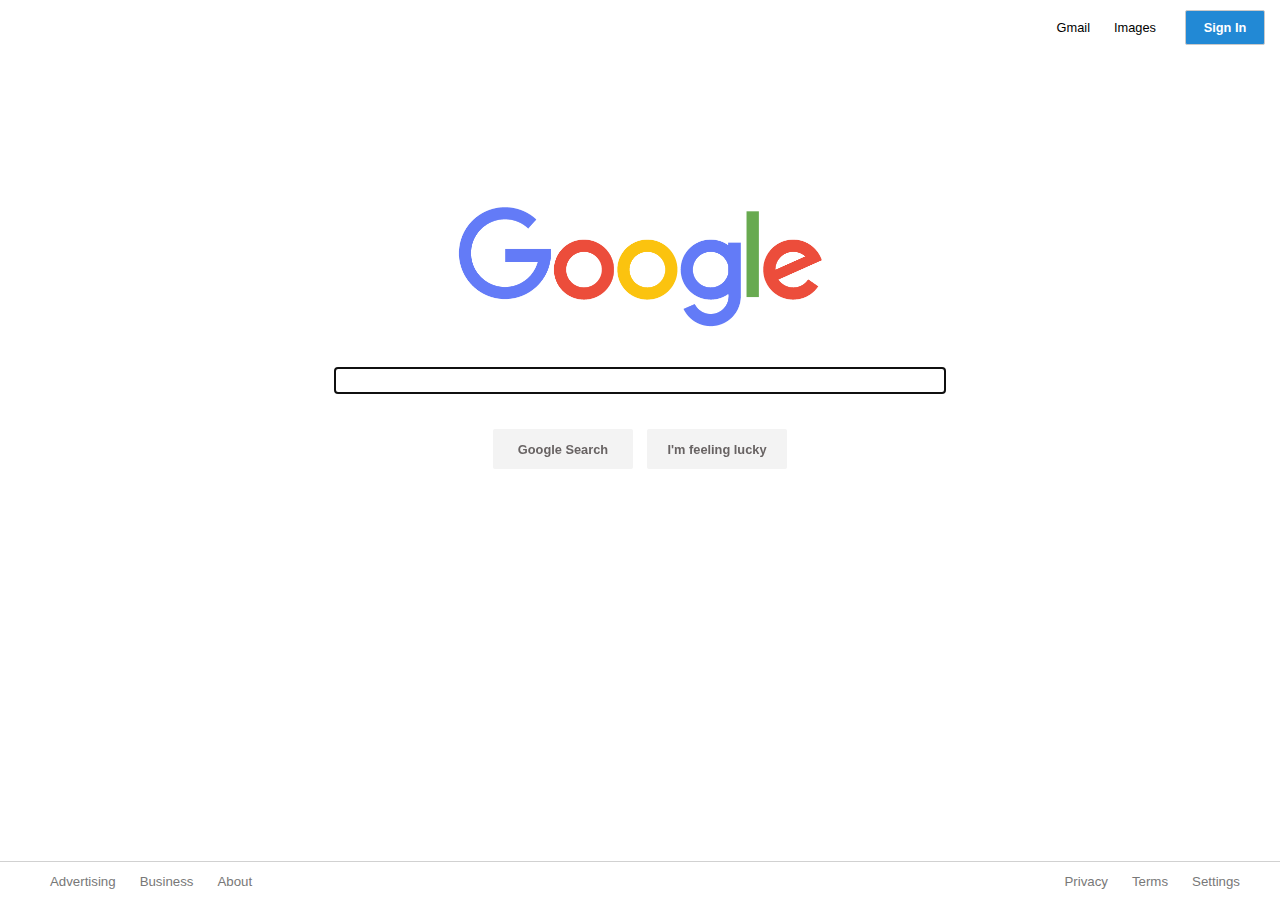
<file: google/index.html>
<!DOCTYPE html>
<html lang="en">

<head>
    <meta charset="UTF-8">
    <meta name="viewport" content="width=device-width, initial-scale=1.0">
    <title>Google Page</title>
    <link rel="stylesheet" href="style.css">
</head>

<body>

    <header>
        <ul id="nav-right">
            <li>
                <a href="#">Gmail</a>
            </li>
            <li>
                <a href="#">Images</a>
            </li>
            <li>
                <input type="button" id="sign-in" value="Sign In">
            </li>
        </ul>
        <script type="text/javascript">
            function focusIt() {
                var mySearchBox = document.getElementById('search-box');
                mySearchBox.focus();
            }

            onload = focusIt;
        </script>
    </header>
    <div id="content">
        <div id="logo">
            <img id="logo-img" src="img/logo.png" alt="Google Logo">
        </div>
        <div id="search">
            <input id="search-box" type="text" name="search" />
        </div>
        <div id="search-buttons">
            <input class="button" type="button" name="google" value="Google Search" />
            <input class="button" type="button" name="google" value="I'm feeling lucky" />
        </div>
    </div>
    <footer>
        <ul id="footer-left">
            <li>
                <a href="#">Advertising</a>
            </li>
            <li>
                <a href="#">Business</a>
            </li>
            <li>
                <a href="#">About</a>
            </li>
        </ul>
        <ul id="footer-right">
            <li>
                <a href="#">Privacy</a>
            </li>
            <li>
                <a href="#">Terms</a>
            </li>
            <li>
                <a href="#">Settings</a>
            </li>
        </ul>
    </footer>
</body>

</html>
</file>
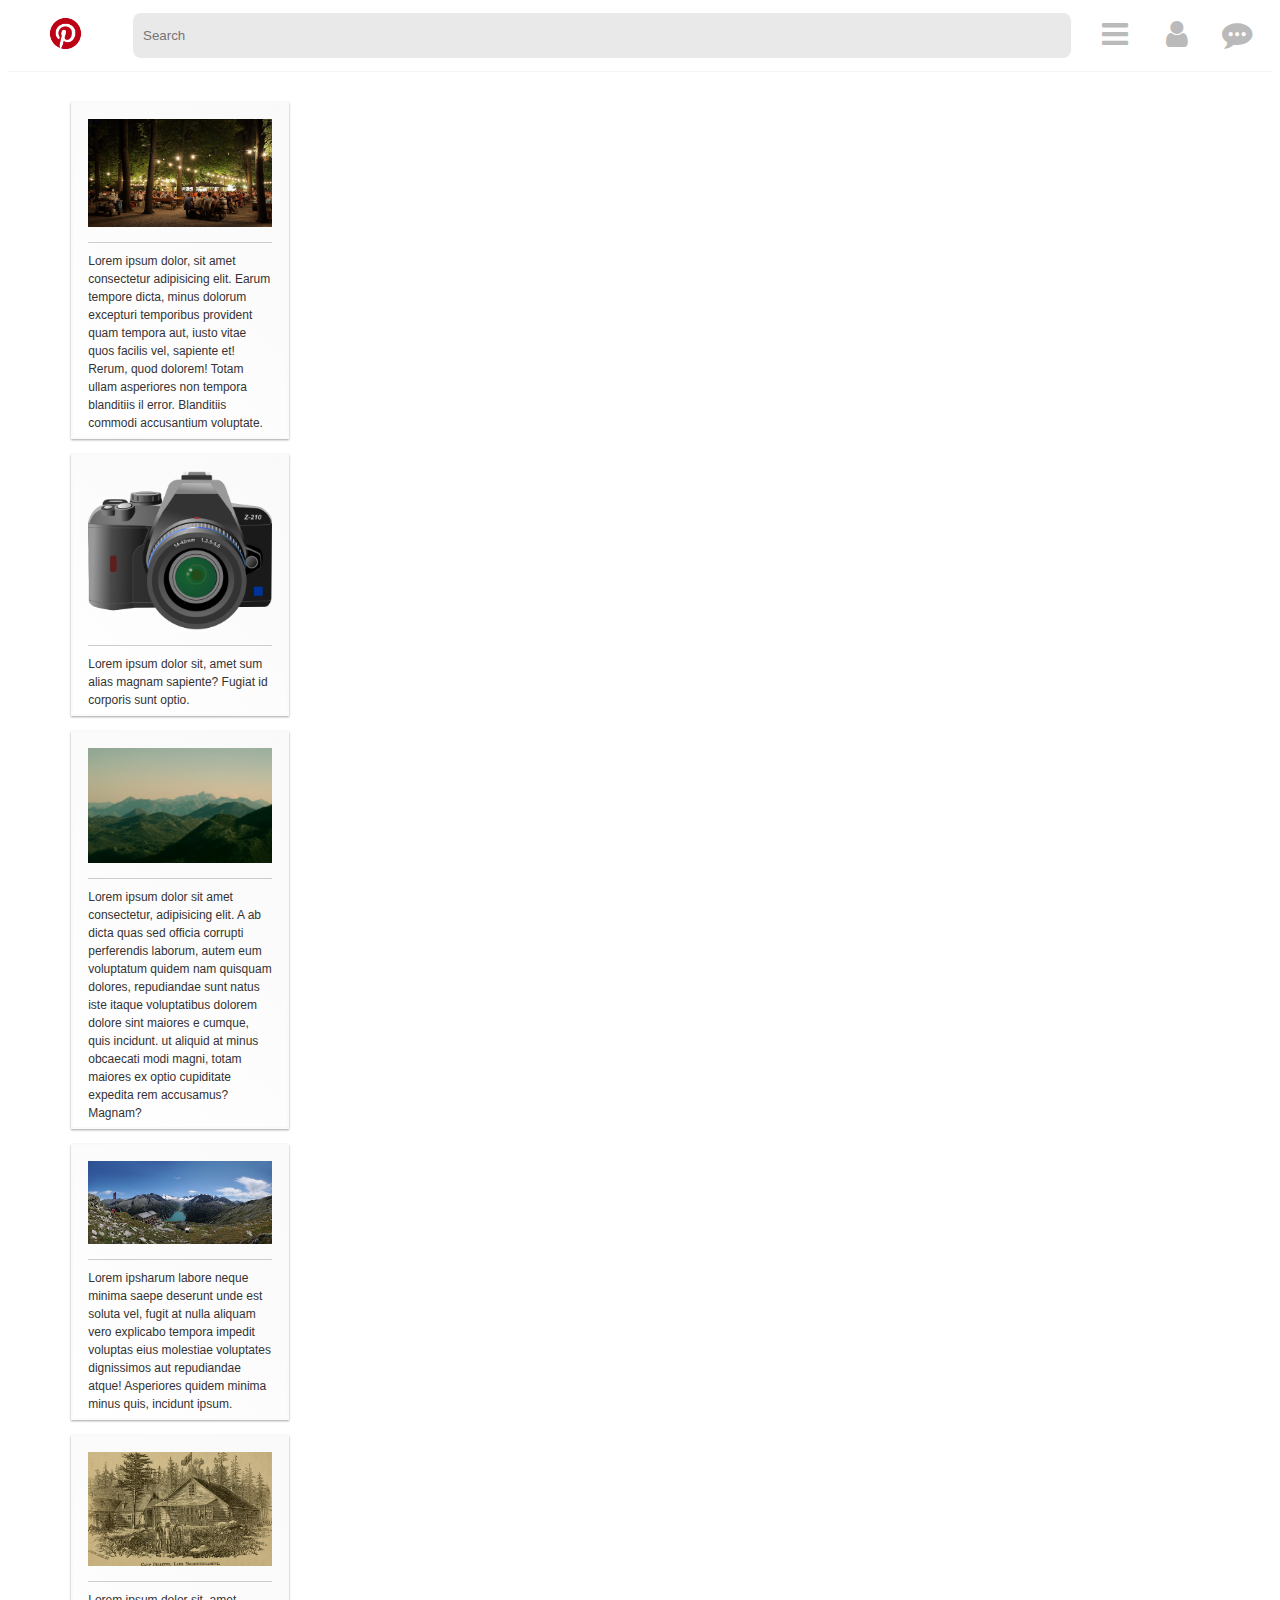
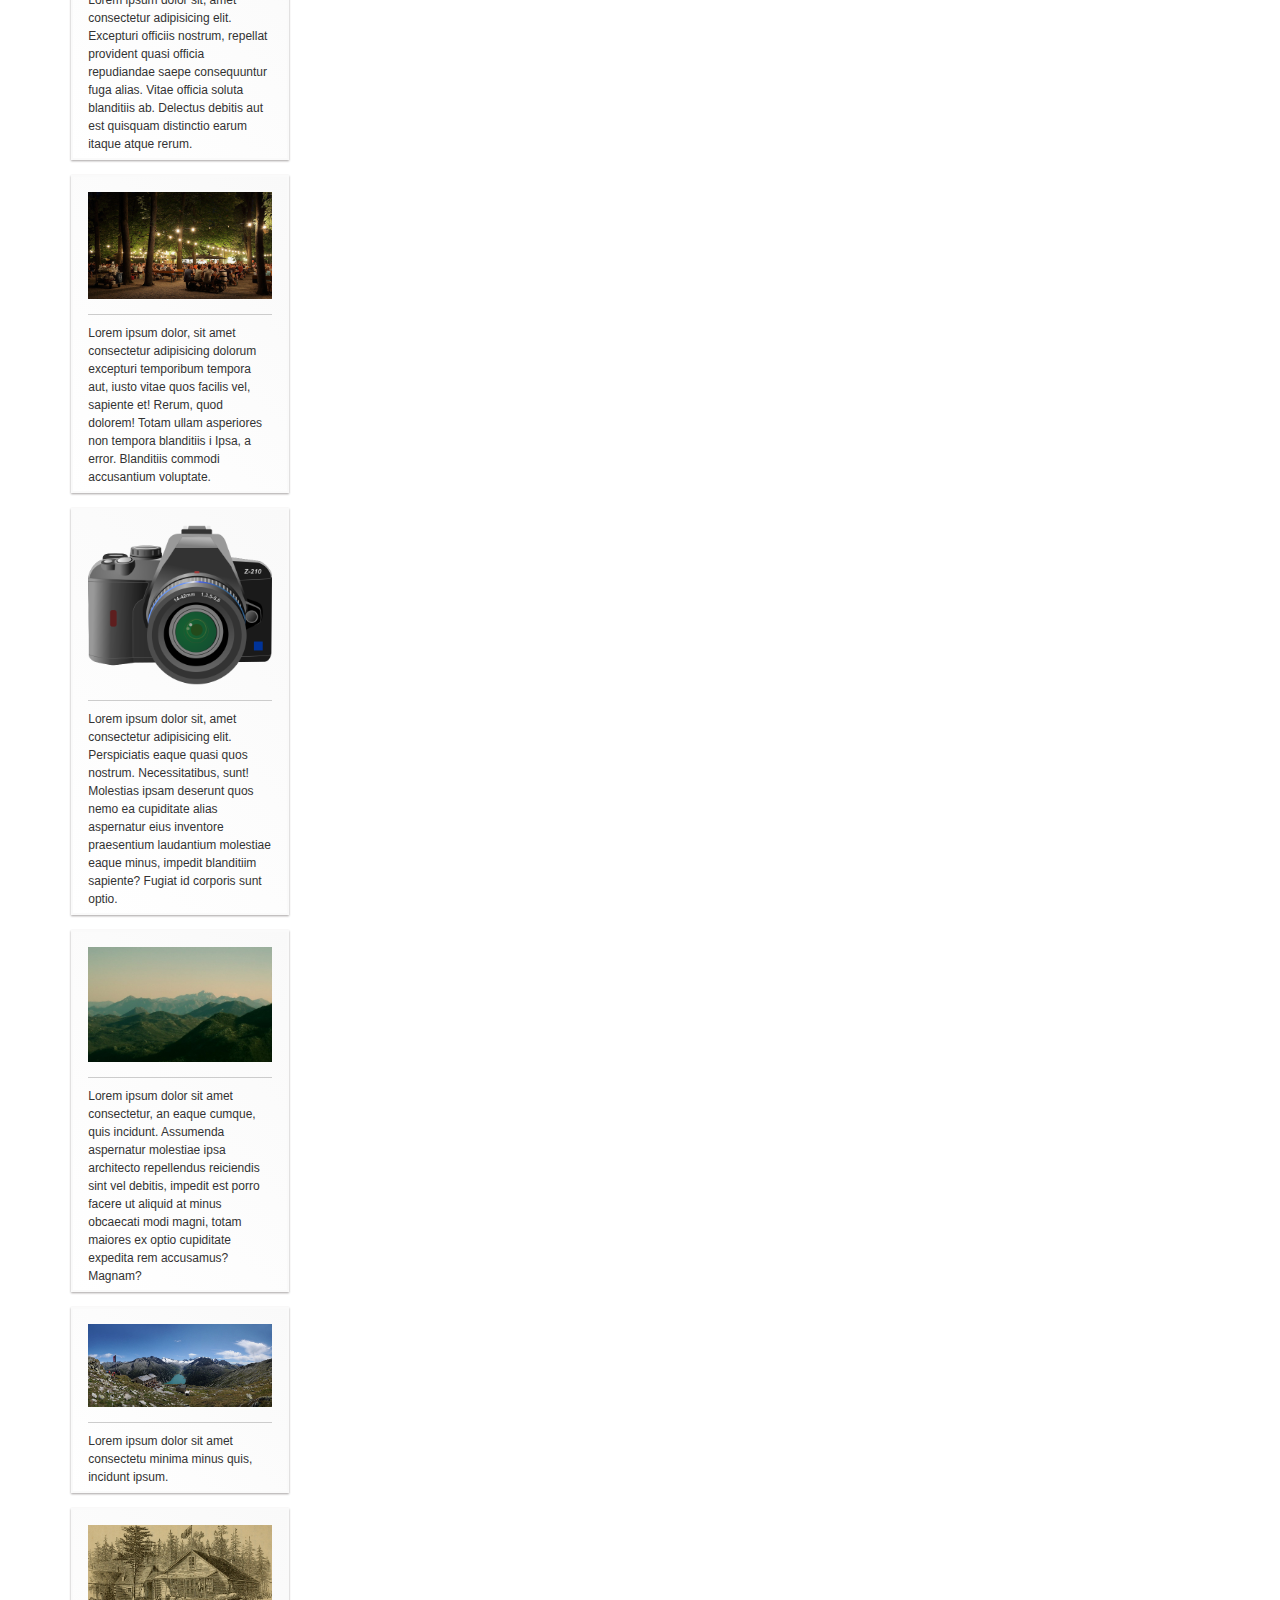
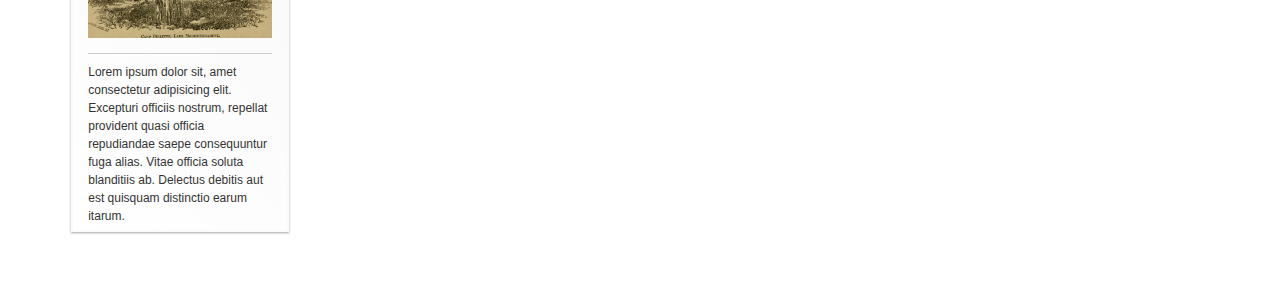
<file: pinterest/index.html>
<!DOCTYPE html>
<html lang="en">

<head>
    <meta charset="UTF-8">
    <meta name="viewport" content="width=device-width, initial-scale=1.0">
    <title>Pinterest</title>
    <link rel="stylesheet" href="https://stackpath.bootstrapcdn.com/font-awesome/4.6.3/css/font-awesome.min.css">
    <link rel="stylesheet" href="css/style.css">
</head>

<body>
    <div id="header">
        <ul>
            <div id="logo">
                <img src="img/logo.png" />
            </div>
            <div id="search">
                <input type="text" id="search-box" placeholder="Search" />
            </div>
            <div id="nav-buttons">
                <a href="#">
                    <i class="fa fa-bars" aria-hidden="true"></i>
                </a>
                <a href="#"><i class="fa fa-user" aria-hidden="true"></i></a>
                <a href="#"><i class="fa fa-commenting" aria-hidden="true"></i></a>
            </div>
        </ul>
    </div>
    <div id="wrapper">
        <div id="columns">
            <div class="pin">
                <img src="img/img_1.jpg" />
                <p>Lorem ipsum dolor, sit amet consectetur adipisicing elit. Earum tempore dicta, minus dolorum excepturi temporibus provident quam tempora aut, iusto vitae quos facilis vel, sapiente et! Rerum, quod dolorem! Totam ullam asperiores non tempora
                    blanditiis il error. Blanditiis commodi accusantium voluptate.</p>
            </div>
            <div class="pin">
                <img src="img/img_2.png" />
                <p>Lorem ipsum dolor sit, amet sum alias magnam sapiente? Fugiat id corporis sunt optio.</p>
            </div>
            <div class="pin">
                <img src="img/img_3.jpg" />
                <p>Lorem ipsum dolor sit amet consectetur, adipisicing elit. A ab dicta quas sed officia corrupti perferendis laborum, autem eum voluptatum quidem nam quisquam dolores, repudiandae sunt natus iste itaque voluptatibus dolorem dolore sint maiores
                    e cumque, quis incidunt. ut aliquid at minus obcaecati modi magni, totam maiores ex optio cupiditate expedita rem accusamus? Magnam?</p>
            </div>
            <div class="pin">
                <img src="img/img_4.jpg" />
                <p>Lorem ipsharum labore neque minima saepe deserunt unde est soluta vel, fugit at nulla aliquam vero explicabo tempora impedit voluptas eius molestiae voluptates dignissimos aut repudiandae atque! Asperiores quidem minima minus quis, incidunt
                    ipsum.
                </p>
            </div>
            <div class="pin">
                <img src="img/img_5.jpg" />
                <p>Lorem ipsum dolor sit, amet consectetur adipisicing elit. Excepturi officiis nostrum, repellat provident quasi officia repudiandae saepe consequuntur fuga alias. Vitae officia soluta blanditiis ab. Delectus debitis aut est quisquam distinctio
                    earum itaque atque rerum.</p>
            </div>
            <div class="pin">
                <img src="img/img_1.jpg" />
                <p>Lorem ipsum dolor, sit amet consectetur adipisicing dolorum excepturi temporibum tempora aut, iusto vitae quos facilis vel, sapiente et! Rerum, quod dolorem! Totam ullam asperiores non tempora blanditiis i Ipsa, a error. Blanditiis commodi
                    accusantium voluptate.</p>
            </div>
            <div class="pin">
                <img src="img/img_2.png" />
                <p>Lorem ipsum dolor sit, amet consectetur adipisicing elit. Perspiciatis eaque quasi quos nostrum. Necessitatibus, sunt! Molestias ipsam deserunt quos nemo ea cupiditate alias aspernatur eius inventore praesentium laudantium molestiae eaque
                    minus, impedit blanditiim sapiente? Fugiat id corporis sunt optio.</p>
            </div>
            <div class="pin">
                <img src="img/img_3.jpg" />
                <p>Lorem ipsum dolor sit amet consectetur, an eaque cumque, quis incidunt. Assumenda aspernatur molestiae ipsa architecto repellendus reiciendis sint vel debitis, impedit est porro facere ut aliquid at minus obcaecati modi magni, totam maiores
                    ex optio cupiditate expedita rem accusamus? Magnam?</p>
            </div>
            <div class="pin">
                <img src="img/img_4.jpg" />
                <p>Lorem ipsum dolor sit amet consectetu minima minus quis, incidunt ipsum.</p>
            </div>
            <div class="pin">
                <img src="img/img_5.jpg" />
                <p>Lorem ipsum dolor sit, amet consectetur adipisicing elit. Excepturi officiis nostrum, repellat provident quasi officia repudiandae saepe consequuntur fuga alias. Vitae officia soluta blanditiis ab. Delectus debitis aut est quisquam distinctio
                    earum itarum.</p>
            </div>
        </div>
    </div>
</body>

</html>
</file>
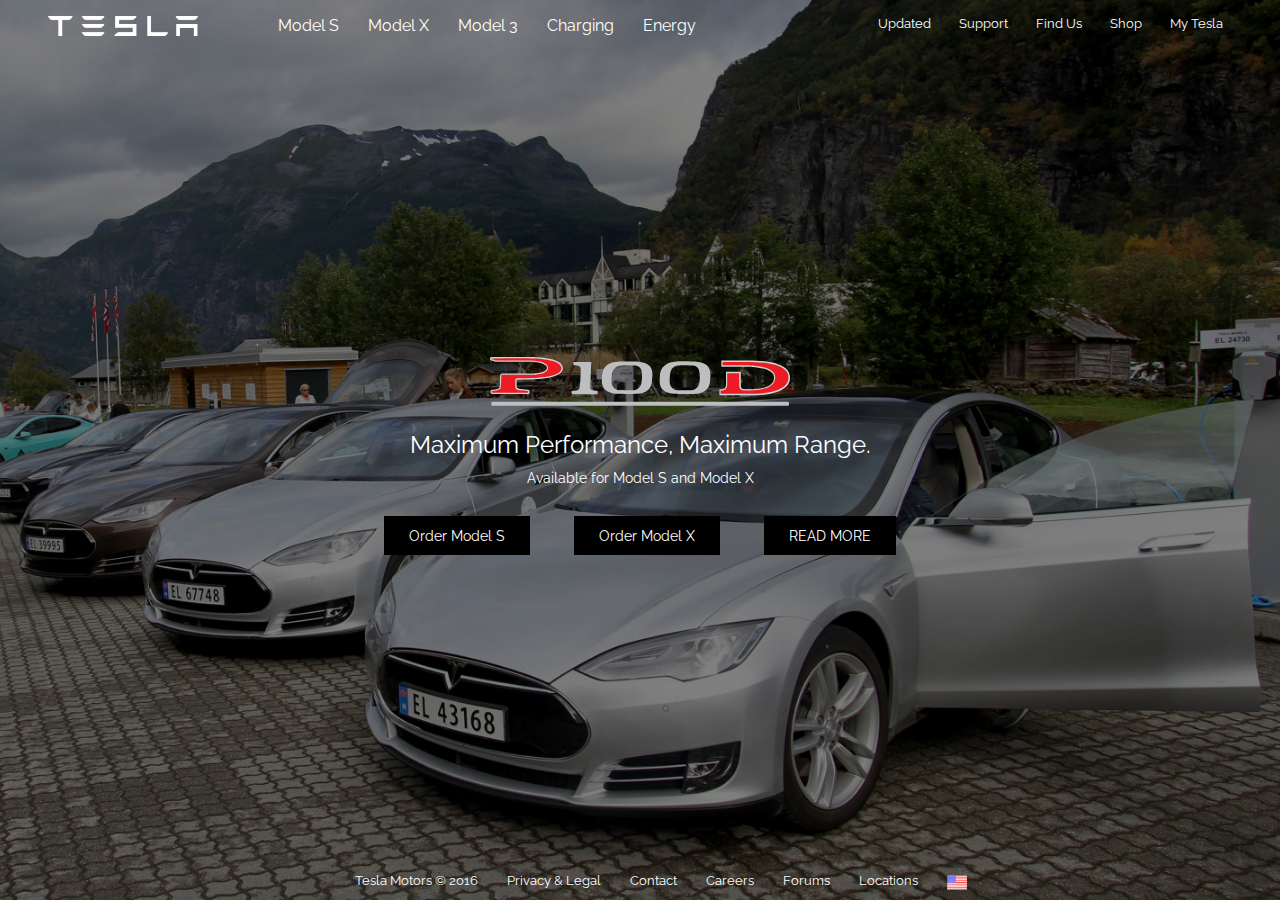
<file: tesla/index.html>
<!DOCTYPE html>
<html lang="en">

<head>
    <meta charset="UTF-8">
    <meta name="viewport" content="width=device-width, initial-scale=1.0">
    <title>Pinterest</title>
    <link rel="stylesheet" href="https://stackpath.bootstrapcdn.com/font-awesome/4.6.3/css/font-awesome.min.css">
    <link href="https://fonts.googleapis.com/css2?family=Raleway:ital,wght@0,100;0,200;0,300;0,400;0,500;0,600;0,700;0,800;0,900;1,100;1,200;1,300;1,400;1,500;1,600;1,700;1,800;1,900&display=swap" rel="stylesheet">
    <link rel="stylesheet" href="css/style.css">
</head>

<body>
    <div id="container">
        <div id="header">
            <ul>
                <div id="logo">
                    <img src="img/logo.png" alt="logo">
                </div>
                <div id="left-nav-buttons">
                    <a href="#" class="nav-button">Model S</a>
                    <a href="#" class="nav-button">Model X</a>
                    <a href="#" class="nav-button">Model 3</a>
                    <a href="#" class="nav-button">Charging</a>
                    <a href="#" class="nav-button">Energy</a>
                </div>
                <div id="right-nav-buttons">
                    <a href="#" class="nav-button">Updated</a>
                    <a href="#" class="nav-button">Support</a>
                    <a href="#" class="nav-button">Find Us</a>
                    <a href="#" class="nav-button">Shop</a>
                    <a href="#" class="nav-button">My Tesla</a>
                </div>
            </ul>
        </div>
        <div id="content">
            <div id="banner">
                <svg xmlns="http://www.w3.org/2000/svg" viewBox="0 0 257.1 41.8">
                    <style>
                        .st0 {
                            fill: #BCBEC0;
                        }

                        .st1 {
                            fill: #ED1C24;
                        }

                        .st2 {
                            fill: #D1D3D4;
                        }
                    </style>
                    <path
                        d="M256.3 40.7c0 .6-.5 1.1-1.1 1.1H2.2c-.6 0-1.1-.5-1.1-1.1v-1.2c0-.6.5-1.1 1.1-1.1h253c.6 0 1.1.5 1.1 1.1v1.2zM139.2 13.9l-.1-1.3-.3-1.3-.4-1.2-.4-.8-.5-.8-.6-.7-.6-.6-1-.7-1-.6-1.1-.5-1.8-.6-1.9-.4-1.9-.4-1.8-.1H124l-5.4-.1h-7.3l-2 .2-1.9.2-1.9.4-1.9.6-1.2.5-1.1.6-1.1.8-1 .9-.9 1-.7 1.1-.6 1.2-.4 1.2-.3 1.3-.3 1.9-.1 1.9v.8l-.1 1.8.1 1.8.2 1.2.3 1.2.4 1.2.5.8.6.8.6.7.7.6 1 .7 1.1.6 1.1.5 1.8.5 1.9.4 1.9.2 1.9.1 1.9.1 5.4.1h5.4l1.9-.1 1.9-.1 1.9-.2 1.7-.3 1.8-.6 1.1-.5 1.1-.6 1-.7.7-.6.6-.7.6-.7.5-.8.6-1.2.4-1.3.3-1.3.2-1.9.1-1.9.1-.8.1-1.8v-1.7zm-8.9 3l-.1 2.1-.2 2.1v.1l-.3 1.4-.4 1.4-.3.7-.4.7-.5.6-.5.5-.1.1-.7.5-.8.5-.8.4-.9.3-1.2.2-1.2.1h-5.1l-3.9-.1h-1.2l-1.1-.1-1.1-.2-.8-.2-.8-.3-.7-.4-.6-.5-.1-.1-.5-.5-.5-.6-.4-.7-.3-.7-.3-1-.2-1-.1-1V19l.1-2.1.2-2v-.2l.3-1.5.5-1.5.7-.7.4-.7.5-.6.5-.5.1-.1.7-.5.8-.4.8-.4.9-.3 1.2-.2 1.2-.1 1.2-.1h4l3.9.1h1.2l1.1.1 1.1.2.8.2.8.4.7.5.6.6.1.1.4.6.4.6.3.7.2.7.3 1.5.1 1.5v2zm58.5-3l-.1-1.3-.3-1.3-.4-1.2-.4-.8-.6-.9-.6-.7-.6-.6-1-.7-1-.6-1.1-.5-1.8-.6-1.9-.4-1.8-.3-1.8-.1-1.8-.1-5.4-.1h-7.3l-2 .3-1.9.2-2 .4-1.9.6-1.1.6-1.1.6-1.1.8-1 .9-.9 1-.7 1.1-.6 1.2-.4 1.2-.3 1.3-.3 1.9-.1 1.9v.8l-.1 1.8.1 1.8.2 1.2.3 1.2.4 1.2.5.8.6.8.6.7.7.6 1 .7 1.1.6 1.1.5 1.8.5 1.9.4 1.9.2 1.9.1 1.9.1 5.4.1h5.4l1.9-.1 1.9-.1 1.9-.2 1.9-.4 1.8-.6 1.1-.5 1.1-.6 1-.7.7-.6.6-.7.6-.7.5-.8.6-1.2.4-1.3.3-1.3.2-1.9.1-1.9.1-.8.1-1.8-.2-1.7zm-8.9 3l-.1 2.1-.2 2.1v.1l-.3 1.4-.4 1.4-.3.7-.4.7-.5.6-.5.5-.1.1-.6.5-.8.5-.7.4-.9.3-1.2.2-1.2.1h-5.1l-3.9-.1h-1.2l-1.1-.1-1.1-.2-.8-.2-.8-.3-.7-.4-.6-.5-.1-.1-.5-.5-.5-.6-.4-.7-.3-.7-.3-1-.2-1-.1-1V19l.1-2.1.2-2v-.2l.3-1.5.5-1.5.3-.7.4-.7.5-.6.5-.5.1-.1.7-.5.8-.4.8-.4.9-.3 1.2-.2 1.2-.1 1.2-.1h4l3.9.1h1.2l1.1.1 1.1.2.8.2.8.4.7.5.6.6.1.1.4.6.4.6.3.7.2.7.3 1.5.1 1.5v2zM89.3 28.8c-1.6-.3-2.8-.6-3.1-1.6-.1-.3-.1-.6-.2-1v-3.7c0-.7.3-6.9.3-6.9l.6-11.4H71.5l-.1 2.7c1 .1 2 .2 3 .4 1.6.3 2.8.6 3.1 1.6.1.3.1.6.2 1v4.4c0 .5-.2 3.9-.3 6.2-.1 1-.5 5.3-.6 5.7-.1.4-.2.7-.3 1-.4 1.1-1.7 1.4-3.3 1.6-1 .2-2 .3-3.1.4l-.1 2.7h22.2l.1-2.7c-1-.1-2-.2-3-.4z"
                        class="st0" />
                    <path
                        d="M2 31.3c-.5 0-1-.4-1-1v-.7c0-.5.4-1 1-1 0 0 3.9 0 6.2-1.6 0 0 .4-.3.5-.9.1-.7.5-4.5.5-10.4 0 0 0-.4.2-.7.2-.2.4-.3.7-.3h25.7c2.2 0 13.3-.3 13.3-5.5 0-5.7-15-5.8-15.7-5.8H4.8c-.2 0-.4 0-.7-.2-.3 0-.9-.4-2.7-.6-.4 0-.8-.3-.8-.9v-.2s0-.3.2-.6c.1-.1.3-.3.7-.3H34c2 0 8.9.1 15.2 1.2 8.4 1.5 12.7 4.1 12.7 7.8 0 8.2-21.2 9.2-37.1 9.2h-1.6c-.2 0-1 .1-1 1.3 0 1.9.2 5.4.2 5.4 0 .4.1.9.1 1.1.5.7 2.2 1.2 3.5 1.4 3.3.6 6.3.6 6.4.6.5 0 1 .3 1 1v.6c0 .1 0 .5-.3.8-.1.1-.4.3-.7.3H2z"
                        class="st1" />
                    <path
                        d="M34 1.2c4 0 27.3.3 27.3 8.4 0 8.4-25.6 8.6-36.5 8.6h-1.6s-1.6 0-1.6 1.9.2 5.5.2 5.5 0 1.1.2 1.3c.2.2.6 1.1 3.9 1.7s6.5.6 6.5.6c.1 0 .4 0 .4.4v.6s0 .5-.4.5H1.9s-.4 0-.4-.4v-.7s0-.4.4-.4 4.2-.1 6.6-1.7c0 0 .6-.4.7-1.3s.5-4.7.5-10.4c0 0-.1-.5.4-.5h25.7c2.8 0 13.9-.4 13.9-6.1C49.8 3.1 35.1 3 33.6 3H4.7c-.1 0-.2 0-.4-.1-.2-.2-.8-.6-2.8-.9 0 0-.3 0-.3-.3v-.2s0-.3.3-.3l32-.1c-.1.1.1.1.5.1M34 0h-.6L1.4.1C1 .1.6.2.4.5c-.3.3-.4.7-.4 1v.2C0 2.4.6 3 1.4 3.1c1.6.3 2.1.6 2.4.7h.1c.4.2.7.3 1 .3h28.8c6.1 0 15.1 1.4 15.1 5.2 0 4.8-11.4 4.9-12.8 4.9H10.3c-.5 0-.9.2-1.2.5-.4.4-.4.9-.4 1.2 0 5.7-.4 9.5-.5 10.2 0 .3-.2.4-.2.4C6.1 27.8 3 28 2 28s-1.6.8-1.6 1.5v.7c0 1 .8 1.5 1.5 1.6h30.5c.5 0 .9-.2 1.2-.5.4-.5.4-1 .4-1.2v-.5c0-.9-.7-1.6-1.6-1.6-.4 0-3.2-.1-6.2-.6-1.9-.4-2.8-.8-3.1-1.1 0-.2-.1-.6-.1-.8 0 0-.2-3.6-.2-5.4 0-.2 0-.5.1-.6.1-.1.3-.1.3-.1h1.6c17.5 0 37.7-1.1 37.7-9.7C62.5.7 40.7 0 34 0z"
                        class="st2" />
                    <path
                        d="M226.3 32.1h-29v-3.8h.6c1.8 0 3.1-.5 4-1.4 1.1-1.2 1.1-2.8 1.1-2.8V13.3h11.5v11.2c0 2.9 2.1 3.3 2.2 3.3 2 .2 4.2.3 6.4.3 6.3 0 21.1-1 21.1-10.7 0-9.1-19.6-9.8-25.7-9.8H199v-4h22.3c8.6 0 15.9.7 21.6 2.1 9.1 2.2 13.8 6.2 13.8 11.7-.1 14-25.3 14.7-30.4 14.7z"
                        class="st1" />
                    <path
                        d="M221.2 4.2c10.8 0 34.7 1.1 34.7 13.2 0 13.5-25 14.1-29.7 14.1h-28.5v-2.7c5.9 0 5.6-4.8 5.6-4.8V13.9h10.3v10.6c0 3.5 2.7 3.9 2.7 3.9 1.9.2 4.1.3 6.5.3 9.6 0 21.7-2.1 21.7-11.3 0-9.6-19.8-10.4-26.2-10.4h-18.9V4.2h21.8m0-1.2h-22.9v5.3h20.1c4.2 0 25.1.4 25.1 9.2 0 9.2-14.3 10.2-20.5 10.2-2.7 0-4.9-.2-6.3-.3-.3-.1-1.7-.5-1.7-2.8V12.7h-12.7v11.4s0 1.4-.9 2.4c-.7.8-1.9 1.2-3.5 1.2h-1.2v5.1h29.7c5.1 0 30.8-.7 30.8-15.3-.1-6.7-6.3-14.5-36-14.5z"
                        class="st2" />
                </svg>
            </div>
            <div id="marketing-content">
                <div id="line-1">Maximum Performance, Maximum Range.</div>
                <div id="line-2">Available for Model S and Model X</div>
            </div>
            <div id="buttons">
                <a href="#">
                    <span class="button">Order Model S</span>
                </a>
                <a href="#">
                    <span class="button">Order Model X</span>
                </a>
                <a href="#">
                    <span class="button">READ MORE</span>
                </a>
            </div>
        </div>
        <div id="footer">
            <div id="footer-links">
                <a href="#" class="footer-link">Tesla Motors &copy; 2016</a>
                <a href="#" class="footer-link">Privacy & Legal</a>
                <a href="#" class="footer-link">Contact</a>
                <a href="#" class="footer-link">Careers</a>
                <a href="#" class="footer-link">Forums</a>
                <a href="#" class="footer-link">Locations</a>
                <a href="#" class="footer-link">
                    <img src="img/flag.gif" alt="US Flag" id="flag">
                </a>
            </div>
        </div>
    </div>
</body>

</html>
</file>
<file: google/style.css>
* {
    margin: 0px;
}

header {
    position: absolute;
    right: 0px;
    top: 0px;
    text-align: right;
}

header ul li {
    display: inline-block;
    margin: 10px;
}

header a:link {
    color: black;
    text-decoration: none;
    font-family: sans-serif;
    font-size: 0.8em;
}

header a:hover {
    text-decoration: underline;
}

#content {
    margin-top: 200px !important;
    display: flex;
    flex-wrap: wrap;
    justify-content: center;
    align-items: center;
}

#logo {
    clear: both;
    width: 100%;
    text-align: center;
}

#logo-img {
    width: 400px;
}

#search {
    clear: both;
    width: 100%;
    text-align: center;
    margin-top: 30px;
}

#search-box {
    width: 600px;
    height: 15px;
    border: 1px solid #999999;
    padding: 5px;
    margin: 0px 0px 5px 0px;
}

#search-buttons {
    clear: both;
    margin-top: 30px;
}

.button {
    border-radius: 2px;
    width: 140px;
    height: 40px;
    background-color: #f3f3f3;
    color: #686363;
    position: relative;
    font-size: .80em;
    font-family: Arial;
    font-weight: 600;
    text-align: center;
    margin: 0px 5px 5px 5px;
    border: 0px solid white;
}

.button:hover {
    border: 1px solid #A6A6A6;
    cursor: pointer;
}

footer {
    position: absolute;
    left: 0px;
    bottom: 0px;
    border-top: 1px solid #d1d1d1;
    text-align: right;
    width: 100%;
    background-color: white;
    margin-bottom: 0px;
}

footer ul li {
    display: inline-block;
    margin: 10px;
}

#footer-left {
    float: left;
}

#footer-right {
    float: right;
    margin-right: 30px;
}

#sign-in {
    border-radius: 2px;
    width: 80px;
    height: 35px;
    background-color: #2289d5;
    color: white;
    position: relative;
    font-size: 0.8em;
    text-align: center;
    font-weight: 600;
    margin: 0px 5px 5px 5px;
    border: 1px solid #CAC9C9;
}

footer a:link {
    text-decoration: none;
    color: #787878;
    list-style-type: none;
    font-family: sans-serif;
    font-size: .83em;
}

footer a:hover {
    text-decoration: underline;
}
</file>
<file: pinterest/css/style.css>
/*
Header Styles
*/

#header {
    width: 100%;
    background-color: white;
    color: #a1a1a1;
    margin-bottom: -20px;
    border-bottom: 1px solid #f4f4f4;
    height: 55px;
}

#header ul li {
    list-style-type: none;
    font-family: Arial;
    font-size: .8em;
    font-weight: bold;
    display: inline-block;
}

#logo {
    float: left;
}

#logo img {
    width: 35px;
    float: left;
}

#search {
    width: 50%;
    float: left;
    margin-left: 240px;
    padding-top: 10px;
}

#search-box {
    width: 150%;
    height: 25px;
    border-radius: 8px;
    padding: 10px;
    background-color: #e9e9e9;
    margin: -190px;
    border: 0px;
}

#nav-buttons {
    float: right;
    margin-top: 2px;
    margin-right: 20px;
}

#nav-buttons a {
    color: #bababa;
    text-decoration: none;
    font-size: 1.9em;
    margin-left: 30px;
}

#nav-buttons a:hover {
    color: #5f5f5f;
}


/* Wrapper */

#wrapper {
    width: 90%;
    margin: 50px auto;
}


/* Columns & Pins */

#columns {
    -webkit-column-count: 5;
    -webkit-column-gap: 10px;
    -webkit-column-fill: auto;
    -moz-column-count: 5;
    -moz-column-gap: 10px;
    -moz-column-fill: auto;
    column-count: 5;
    column-gap: 10px;
    column-fill: auto;
}

.pin {
    display: inline-block;
    background: #FEFEFE;
    border: 2px solid #FAFAFA;
    box-shadow: 0 1px 2px rgba(34, 25, 25, 0.4);
    margin: 0px 2px 15px 0px;
    -webkit-column-break-inside: avoid;
    -moz-column-break-inside: avoid;
    column-break-inside: avoid;
    padding: 15px 15px 5px 15px;
    background: -webkit-linear-gradient(45deg, #FFF, #F9F9F9);
    opacity: 1;
    -webkit-transition: all .2s ease;
    -moz-transition: all .2s ease;
    -o-transition: all .2s ease;
    transition: all .2s ease;
}

.pin img {
    width: 100%;
    border-bottom: 1px solid #ccc;
    padding-bottom: 15px;
    margin-bottom: 5px;
}

.pin p {
    font: 12px/18px Arial, sans-serif;
    color: #333;
    margin: 0;
}

.pin:hover {
    border-radius: 20px;
    cursor: pointer;
}
</file>
<file: tesla/css/style.css>
html {
    background: url('../img/tesla.jpg') no-repeat center center fixed;
    -webkit-background-size: cover;
    -moz-background-size: cover;
    -o-background-size: cover;
    background-size: cover;
    font-family: 'Raleway', sans-serif;
}

#container {
    margin: auto;
    width: 100%;
}

#logo img {
    width: 150px;
    float: left;
    position: absolute;
}

#left-nav-buttons {
    float: left;
    margin-left: 205px;
}

#right-nav-buttons {
    margin-left: 805px;
    font-size: .8em;
}

.nav-button {
    color: white;
    text-decoration: none;
    margin-left: 25px;
}

#content {
    margin-top: 25%;
    margin-left: auto;
    margin-right: auto;
    width: 50%;
    padding: 10px;
}

#content #banner {
    display: block;
    margin-left: auto;
    margin-right: auto;
    width: 300px;
}

#content #marketing-content {
    margin-top: 20px;
    text-align: center;
    color: white;
}

#line-1 {
    font-size: 1.5em;
    margin-bottom: 10px;
}

#line-2 {
    font-size: 0.9em;
}

#buttons {
    text-align: center;
    margin-top: 40px;
}

.button {
    margin-left: 20px;
    margin-right: 20px;
    background-color: black;
    color: white;
    padding: 10px 24px 10px 24px;
    max-width: 30px;
    border: 1px solid transparent;
}

#buttons a {
    text-decoration: none;
    font-size: 0.9em;
}

.button:hover {
    border: 1px solid white;
}

#footer {
    position: absolute;
    bottom: 0;
    width: 100%;
    height: 30px;
    text-align: center;
}

.footer-link {
    text-decoration: none;
    margin-left: 25px;
    font-size: .8em;
    color: white;
}

#flag {
    width: 20px;
    margin-bottom: -5px;
}
</file>
